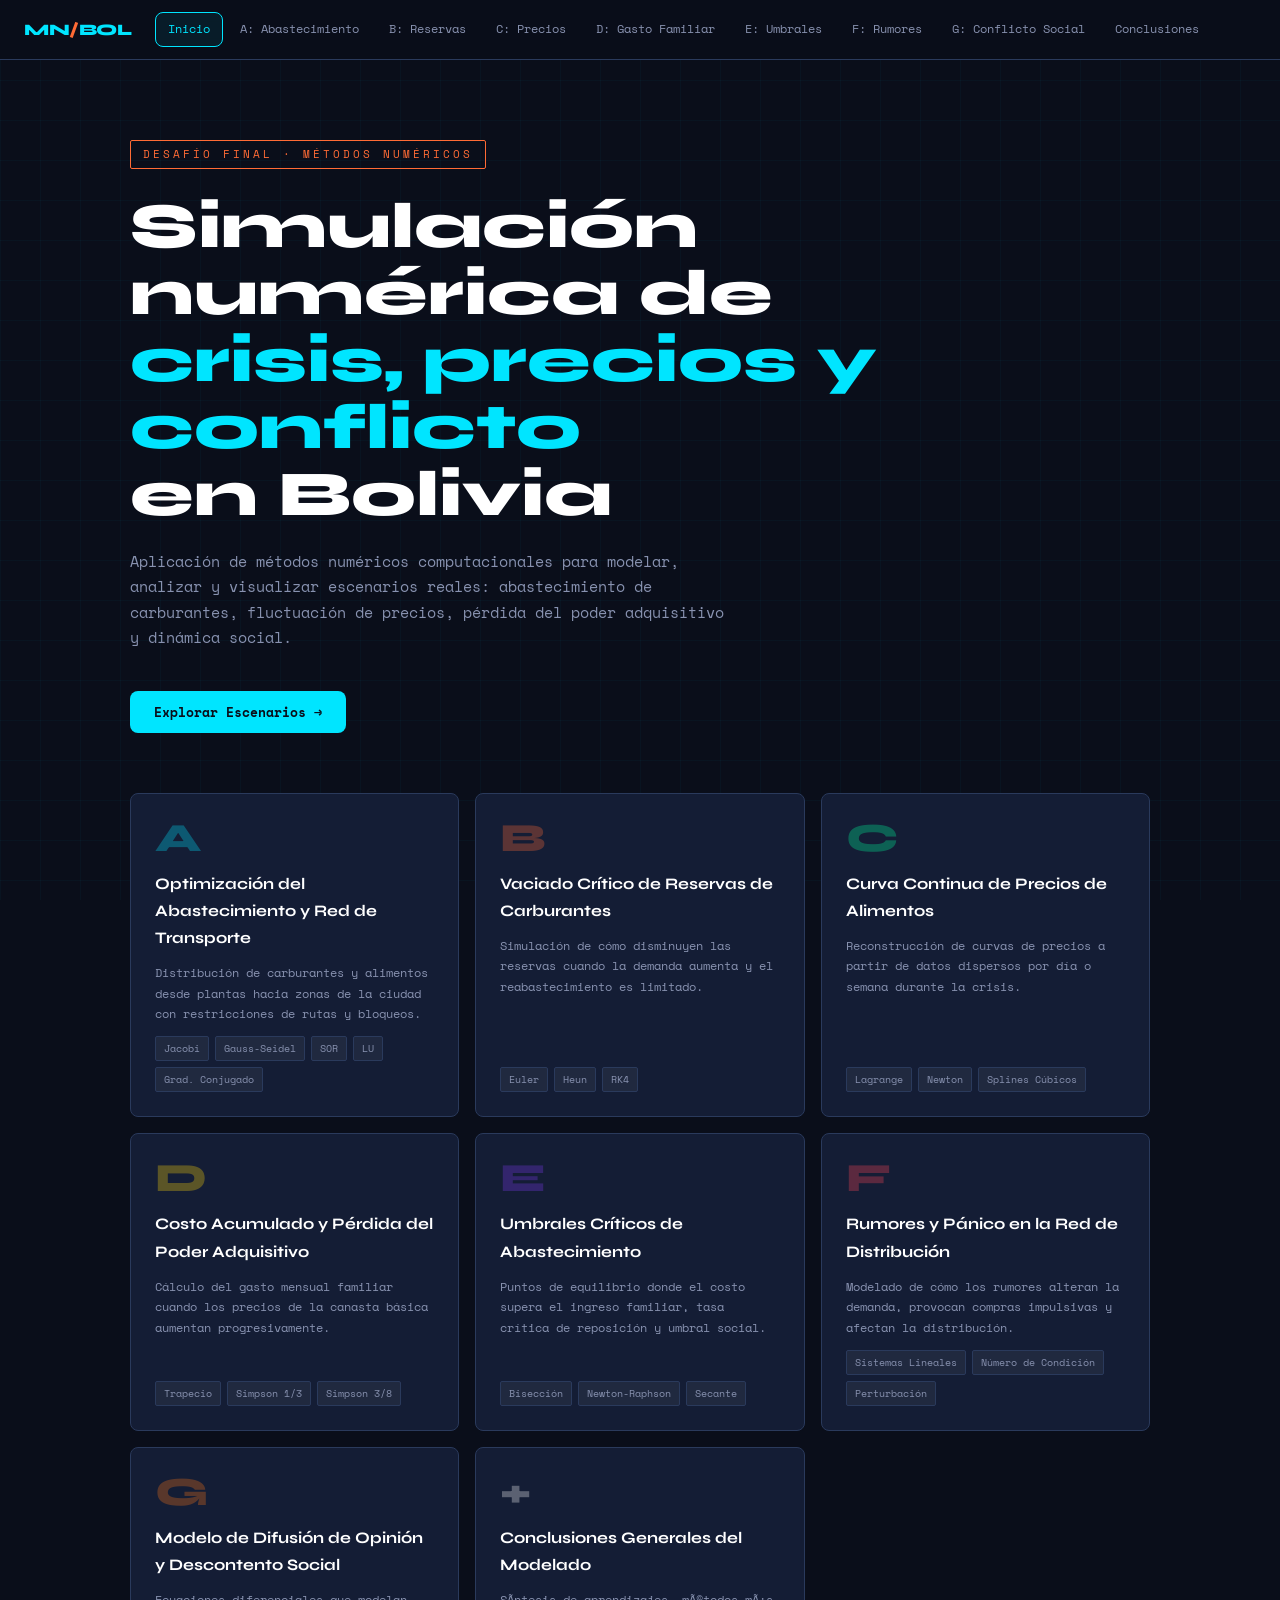
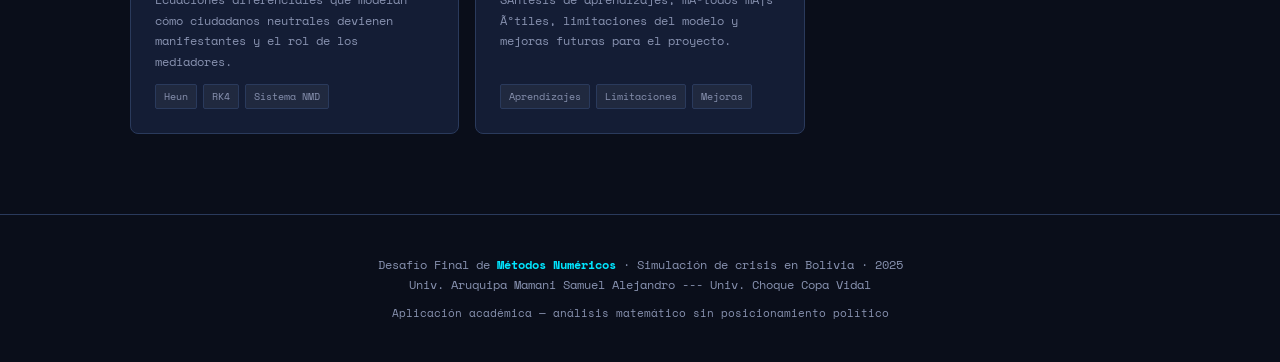
<file: index.html>
<!DOCTYPE html>
<html lang="es">
<head>
<meta charset="UTF-8">
<meta name="viewport" content="width=device-width, initial-scale=1.0">
<title>Métodos Numéricos — Crisis Bolivia</title>
<link rel="stylesheet" href="css/styles.css">
</head>
<body>

<nav class="navbar">
  <a class="navbar-brand" href="index.html">MN<span>/</span>BOL</a>
  <ul class="nav-links" id="nav-links"></ul>
</nav>

<section class="hero">
  <div class="hero-tag">Desafío Final · Métodos Numéricos</div>
  <h1>Simulación numérica de<br><em>crisis, precios y conflicto</em><br>en Bolivia</h1>
  <p>Aplicación de métodos numéricos computacionales para modelar, analizar y visualizar escenarios reales: abastecimiento de carburantes, fluctuación de precios, pérdida del poder adquisitivo y dinámica social.</p>
  <div class="btn-group">
    <a class="btn btn-primary" href="escenarios/escenario-a.html">Explorar Escenarios →</a>
  </div>
</section>

<div class="scenarios-grid">

  <a href="escenarios/escenario-a.html" class="scenario-card" style="--card-color:#00e5ff">
    <div class="card-letter">A</div>
    <div class="card-title">Optimización del Abastecimiento y Red de Transporte</div>
    <div class="card-desc">Distribución de carburantes y alimentos desde plantas hacia zonas de la ciudad con restricciones de rutas y bloqueos.</div>
    <div class="card-methods">
      <span class="method-badge">Jacobi</span>
      <span class="method-badge">Gauss-Seidel</span>
      <span class="method-badge">SOR</span>
      <span class="method-badge">LU</span>
      <span class="method-badge">Grad. Conjugado</span>
    </div>
  </a>

  <a href="escenarios/escenario-b.html" class="scenario-card" style="--card-color:#ff6b35">
    <div class="card-letter">B</div>
    <div class="card-title">Vaciado Crítico de Reservas de Carburantes</div>
    <div class="card-desc">Simulación de cómo disminuyen las reservas cuando la demanda aumenta y el reabastecimiento es limitado.</div>
    <div class="card-methods">
      <span class="method-badge">Euler</span>
      <span class="method-badge">Heun</span>
      <span class="method-badge">RK4</span>
    </div>
  </a>

  <a href="escenarios/escenario-c.html" class="scenario-card" style="--card-color:#00ff9d">
    <div class="card-letter">C</div>
    <div class="card-title">Curva Continua de Precios de Alimentos</div>
    <div class="card-desc">Reconstrucción de curvas de precios a partir de datos dispersos por día o semana durante la crisis.</div>
    <div class="card-methods">
      <span class="method-badge">Lagrange</span>
      <span class="method-badge">Newton</span>
      <span class="method-badge">Splines Cúbicos</span>
    </div>
  </a>

  <a href="escenarios/escenario-d.html" class="scenario-card" style="--card-color:#ffd60a">
    <div class="card-letter">D</div>
    <div class="card-title">Costo Acumulado y Pérdida del Poder Adquisitivo</div>
    <div class="card-desc">Cálculo del gasto mensual familiar cuando los precios de la canasta básica aumentan progresivamente.</div>
    <div class="card-methods">
      <span class="method-badge">Trapecio</span>
      <span class="method-badge">Simpson 1/3</span>
      <span class="method-badge">Simpson 3/8</span>
    </div>
  </a>

  <a href="escenarios/escenario-e.html" class="scenario-card" style="--card-color:#7c3aed">
    <div class="card-letter">E</div>
    <div class="card-title">Umbrales Críticos de Abastecimiento</div>
    <div class="card-desc">Puntos de equilibrio donde el costo supera el ingreso familiar, tasa crítica de reposición y umbral social.</div>
    <div class="card-methods">
      <span class="method-badge">Bisección</span>
      <span class="method-badge">Newton-Raphson</span>
      <span class="method-badge">Secante</span>
    </div>
  </a>

  <a href="escenarios/escenario-f.html" class="scenario-card" style="--card-color:#ff4757">
    <div class="card-letter">F</div>
    <div class="card-title">Rumores y Pánico en la Red de Distribución</div>
    <div class="card-desc">Modelado de cómo los rumores alteran la demanda, provocan compras impulsivas y afectan la distribución.</div>
    <div class="card-methods">
      <span class="method-badge">Sistemas Lineales</span>
      <span class="method-badge">Número de Condición</span>
      <span class="method-badge">Perturbación</span>
    </div>
  </a>

  <a href="escenarios/escenario-g.html" class="scenario-card" style="--card-color:#f97316">
    <div class="card-letter">G</div>
    <div class="card-title">Modelo de Difusión de Opinión y Descontento Social</div>
    <div class="card-desc">Ecuaciones diferenciales que modelan cómo ciudadanos neutrales devienen manifestantes y el rol de los mediadores.</div>
    <div class="card-methods">
      <span class="method-badge">Heun</span>
      <span class="method-badge">RK4</span>
      <span class="method-badge">Sistema NMD</span>
    </div>
  </a>

  <a href="escenarios/conclusiones.html" class="scenario-card" style="--card-color:#ffffff">
    <div class="card-letter">+</div>
    <div class="card-title">Conclusiones Generales del Modelado</div>
    <div class="card-desc">SÃ­ntesis de aprendizajes, mÃ©todos mÃ¡s Ãºtiles, limitaciones del modelo y mejoras futuras para el proyecto.</div>
    <div class="card-methods">
      <span class="method-badge">Aprendizajes</span>
      <span class="method-badge">Limitaciones</span>
      <span class="method-badge">Mejoras</span>
    </div>
  </a>

</div>

<footer>
  <p>Desafío Final de <strong>Métodos Numéricos</strong> · Simulación de crisis en Bolivia · 2025</p>
  <p>Univ. Aruquipa Mamani Samuel Alejandro --- Univ. Choque Copa Vidal</p>
  <p style="margin-top:8px;font-size:11px">Aplicación académica — análisis matemático sin posicionamiento político</p>
</footer>

<script src="js/shared.js"></script>
<script>buildNav('index');</script>
</body>
</html>
</file>
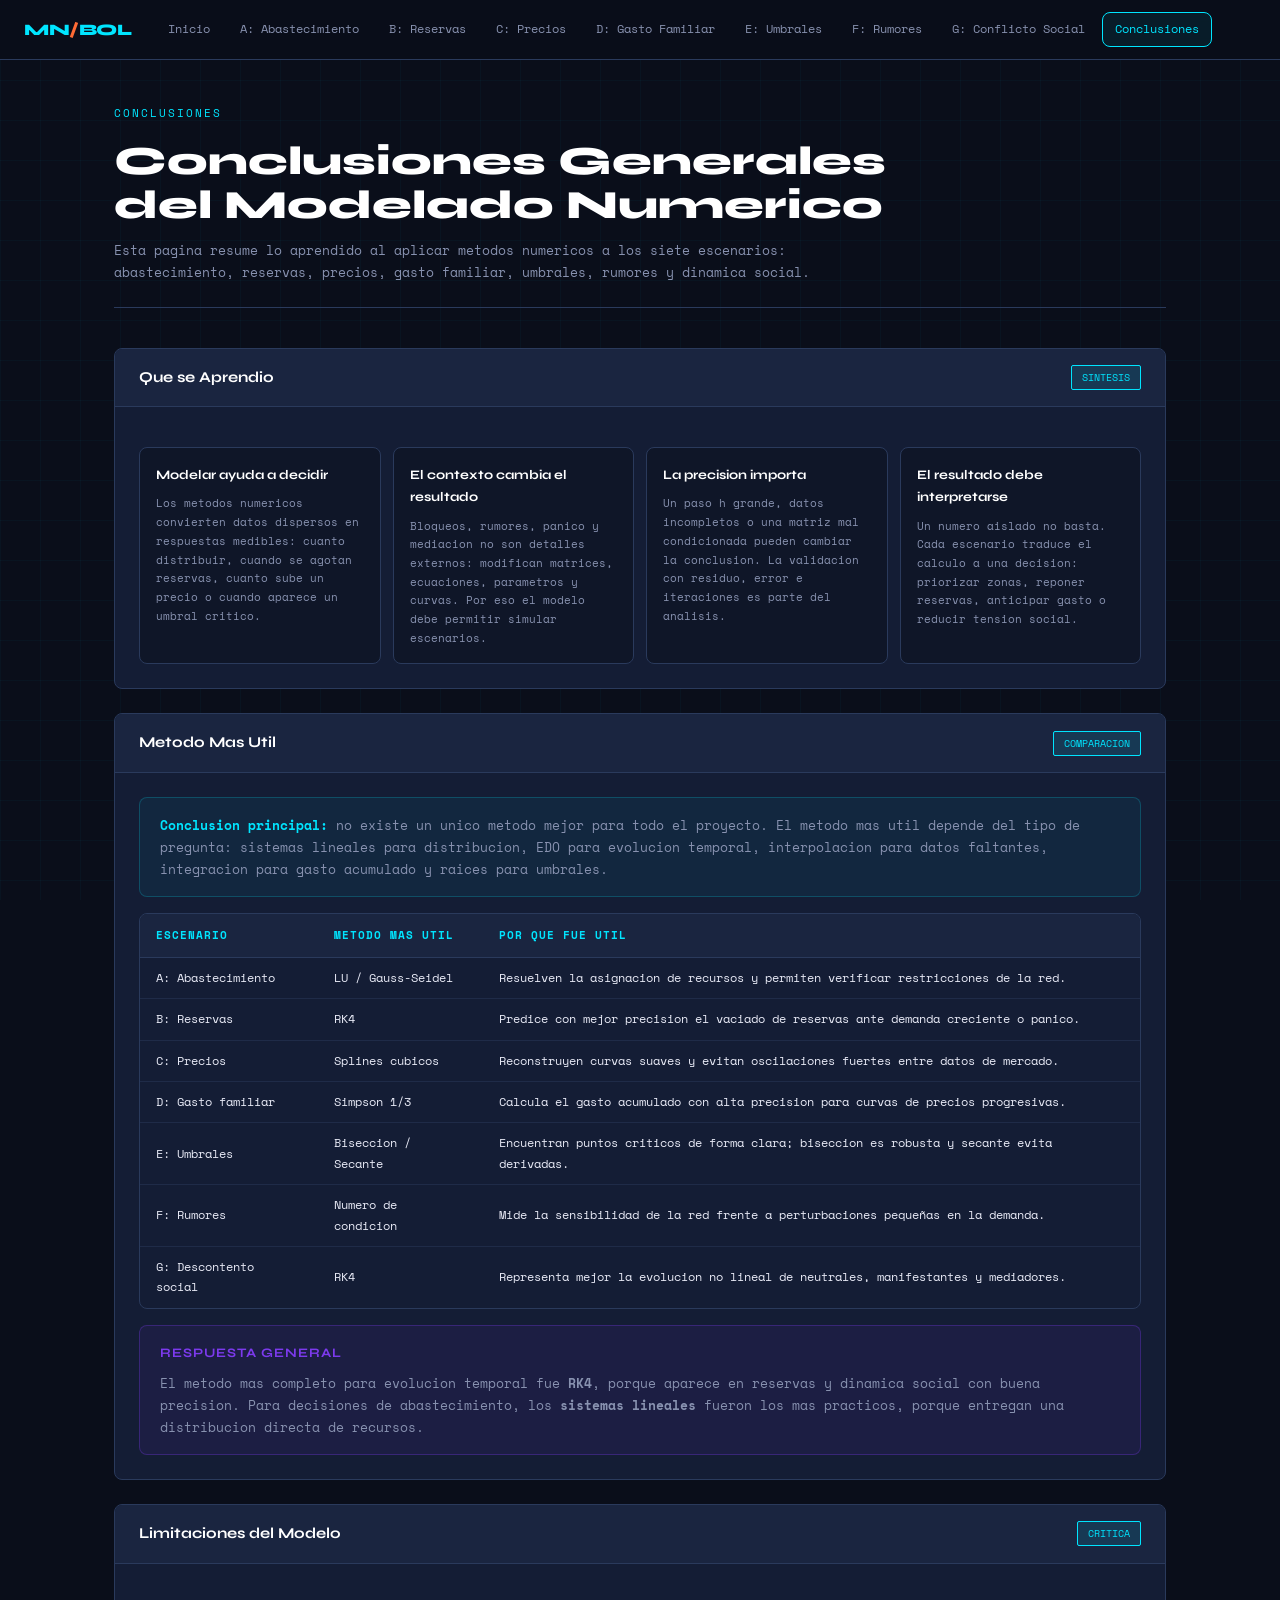
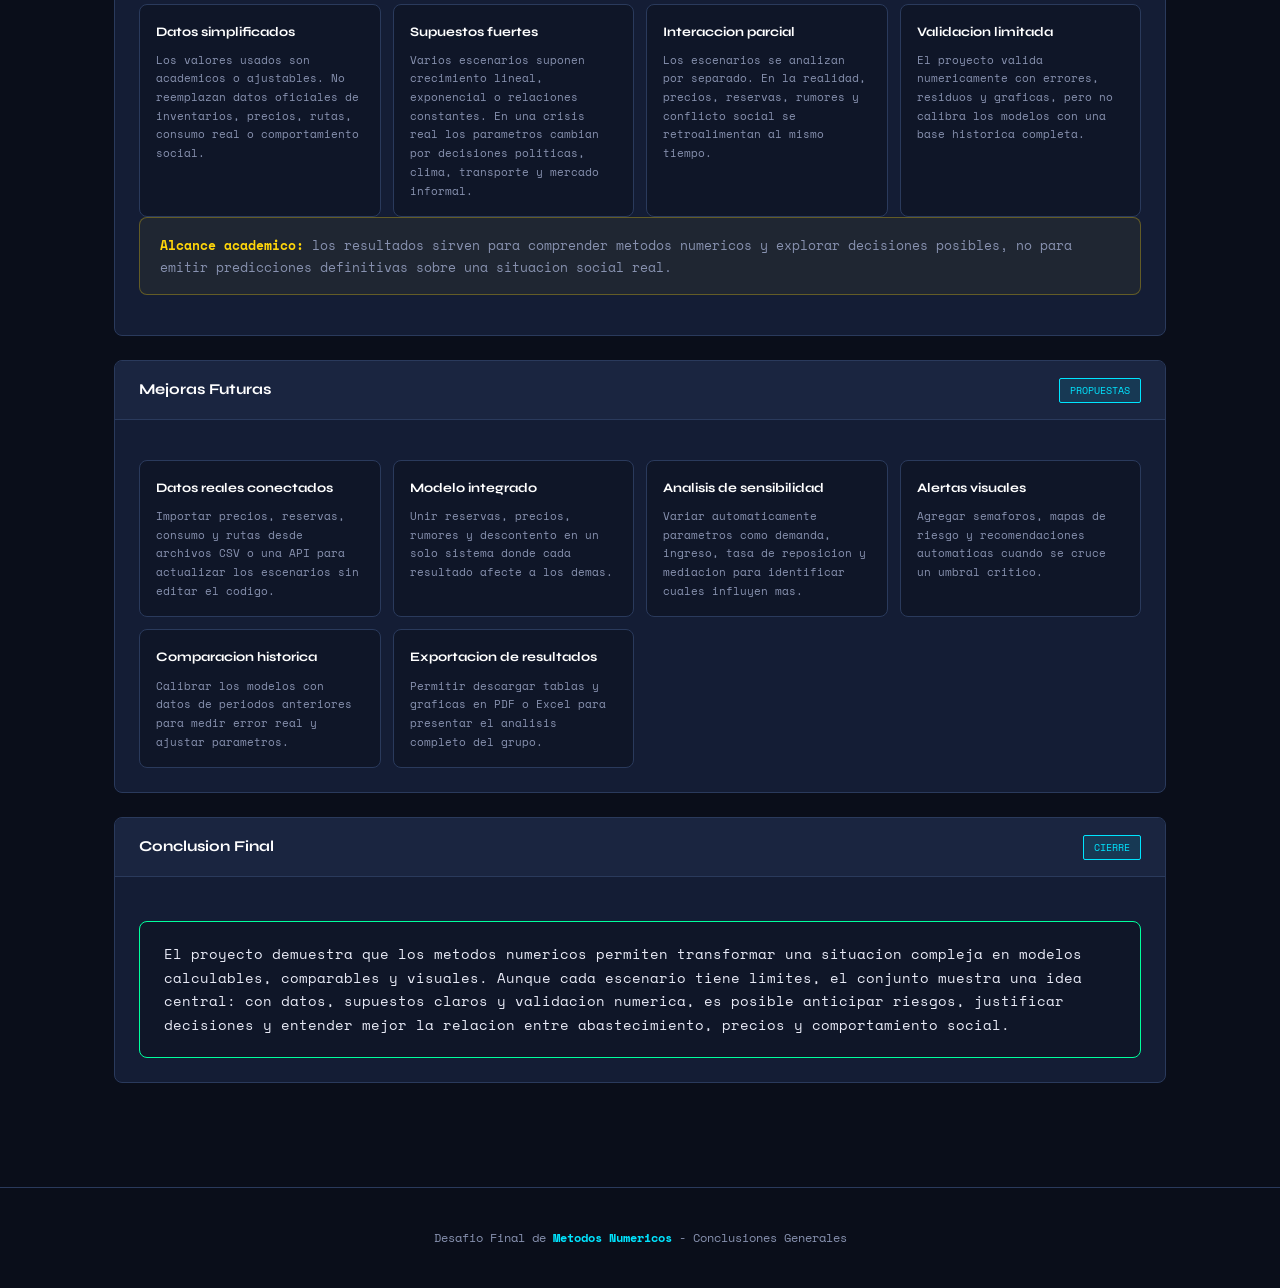
<file: escenarios/conclusiones.html>
<!DOCTYPE html>
<html lang="es">
<head>
<meta charset="UTF-8">
<meta name="viewport" content="width=device-width, initial-scale=1.0">
<title>Conclusiones - Metodos Numericos</title>
<link rel="stylesheet" href="../css/styles.css">
</head>
<body>

<nav class="navbar">
  <a class="navbar-brand" href="../index.html">MN<span>/</span>BOL</a>
  <ul class="nav-links" id="nav-links"></ul>
</nav>

<div class="page-container">
  <div class="page-header">
    <div class="scenario-tag">Conclusiones</div>
    <h1>Conclusiones Generales<br>del Modelado Numerico</h1>
    <p>Esta pagina resume lo aprendido al aplicar metodos numericos a los siete escenarios: abastecimiento, reservas, precios, gasto familiar, umbrales, rumores y dinamica social.</p>
  </div>

  <div class="section">
    <div class="section-header"><h2>Que se Aprendio</h2><span class="badge">SINTESIS</span></div>
    <div class="section-body">
      <div class="comparison-grid">
        <div class="comparison-card">
          <h4>Modelar ayuda a decidir</h4>
          <p class="sub">Los metodos numericos convierten datos dispersos en respuestas medibles: cuanto distribuir, cuando se agotan reservas, cuanto sube un precio o cuando aparece un umbral critico.</p>
        </div>
        <div class="comparison-card">
          <h4>El contexto cambia el resultado</h4>
          <p class="sub">Bloqueos, rumores, panico y mediacion no son detalles externos: modifican matrices, ecuaciones, parametros y curvas. Por eso el modelo debe permitir simular escenarios.</p>
        </div>
        <div class="comparison-card">
          <h4>La precision importa</h4>
          <p class="sub">Un paso h grande, datos incompletos o una matriz mal condicionada pueden cambiar la conclusion. La validacion con residuo, error e iteraciones es parte del analisis.</p>
        </div>
        <div class="comparison-card">
          <h4>El resultado debe interpretarse</h4>
          <p class="sub">Un numero aislado no basta. Cada escenario traduce el calculo a una decision: priorizar zonas, reponer reservas, anticipar gasto o reducir tension social.</p>
        </div>
      </div>
    </div>
  </div>

  <div class="section">
    <div class="section-header"><h2>Metodo Mas Util</h2><span class="badge">COMPARACION</span></div>
    <div class="section-body">
      <div class="info-box">
        <strong>Conclusion principal:</strong> no existe un unico metodo mejor para todo el proyecto. El metodo mas util depende del tipo de pregunta: sistemas lineales para distribucion, EDO para evolucion temporal, interpolacion para datos faltantes, integracion para gasto acumulado y raices para umbrales.
      </div>
      <div class="table-wrap">
        <table>
          <thead>
            <tr><th>Escenario</th><th>Metodo mas util</th><th>Por que fue util</th></tr>
          </thead>
          <tbody>
            <tr><td>A: Abastecimiento</td><td>LU / Gauss-Seidel</td><td>Resuelven la asignacion de recursos y permiten verificar restricciones de la red.</td></tr>
            <tr><td>B: Reservas</td><td>RK4</td><td>Predice con mejor precision el vaciado de reservas ante demanda creciente o panico.</td></tr>
            <tr><td>C: Precios</td><td>Splines cubicos</td><td>Reconstruyen curvas suaves y evitan oscilaciones fuertes entre datos de mercado.</td></tr>
            <tr><td>D: Gasto familiar</td><td>Simpson 1/3</td><td>Calcula el gasto acumulado con alta precision para curvas de precios progresivas.</td></tr>
            <tr><td>E: Umbrales</td><td>Biseccion / Secante</td><td>Encuentran puntos criticos de forma clara; biseccion es robusta y secante evita derivadas.</td></tr>
            <tr><td>F: Rumores</td><td>Numero de condicion</td><td>Mide la sensibilidad de la red frente a perturbaciones pequeñas en la demanda.</td></tr>
            <tr><td>G: Descontento social</td><td>RK4</td><td>Representa mejor la evolucion no lineal de neutrales, manifestantes y mediadores.</td></tr>
          </tbody>
        </table>
      </div>
      <div class="interpretation">
        <h4>Respuesta general</h4>
        <p>El metodo mas completo para evolucion temporal fue <strong>RK4</strong>, porque aparece en reservas y dinamica social con buena precision. Para decisiones de abastecimiento, los <strong>sistemas lineales</strong> fueron los mas practicos, porque entregan una distribucion directa de recursos.</p>
      </div>
    </div>
  </div>

  <div class="section">
    <div class="section-header"><h2>Limitaciones del Modelo</h2><span class="badge">CRITICA</span></div>
    <div class="section-body">
      <div class="comparison-grid">
        <div class="comparison-card">
          <h4>Datos simplificados</h4>
          <p class="sub">Los valores usados son academicos o ajustables. No reemplazan datos oficiales de inventarios, precios, rutas, consumo real o comportamiento social.</p>
        </div>
        <div class="comparison-card">
          <h4>Supuestos fuertes</h4>
          <p class="sub">Varios escenarios suponen crecimiento lineal, exponencial o relaciones constantes. En una crisis real los parametros cambian por decisiones politicas, clima, transporte y mercado informal.</p>
        </div>
        <div class="comparison-card">
          <h4>Interaccion parcial</h4>
          <p class="sub">Los escenarios se analizan por separado. En la realidad, precios, reservas, rumores y conflicto social se retroalimentan al mismo tiempo.</p>
        </div>
        <div class="comparison-card">
          <h4>Validacion limitada</h4>
          <p class="sub">El proyecto valida numericamente con errores, residuos y graficas, pero no calibra los modelos con una base historica completa.</p>
        </div>
      </div>
      <div class="warn-box">
        <strong>Alcance academico:</strong> los resultados sirven para comprender metodos numericos y explorar decisiones posibles, no para emitir predicciones definitivas sobre una situacion social real.
      </div>
    </div>
  </div>

  <div class="section">
    <div class="section-header"><h2>Mejoras Futuras</h2><span class="badge">PROPUESTAS</span></div>
    <div class="section-body">
      <div class="comparison-grid">
        <div class="comparison-card">
          <h4>Datos reales conectados</h4>
          <p class="sub">Importar precios, reservas, consumo y rutas desde archivos CSV o una API para actualizar los escenarios sin editar el codigo.</p>
        </div>
        <div class="comparison-card">
          <h4>Modelo integrado</h4>
          <p class="sub">Unir reservas, precios, rumores y descontento en un solo sistema donde cada resultado afecte a los demas.</p>
        </div>
        <div class="comparison-card">
          <h4>Analisis de sensibilidad</h4>
          <p class="sub">Variar automaticamente parametros como demanda, ingreso, tasa de reposicion y mediacion para identificar cuales influyen mas.</p>
        </div>
        <div class="comparison-card">
          <h4>Alertas visuales</h4>
          <p class="sub">Agregar semaforos, mapas de riesgo y recomendaciones automaticas cuando se cruce un umbral critico.</p>
        </div>
        <div class="comparison-card">
          <h4>Comparacion historica</h4>
          <p class="sub">Calibrar los modelos con datos de periodos anteriores para medir error real y ajustar parametros.</p>
        </div>
        <div class="comparison-card">
          <h4>Exportacion de resultados</h4>
          <p class="sub">Permitir descargar tablas y graficas en PDF o Excel para presentar el analisis completo del grupo.</p>
        </div>
      </div>
    </div>
  </div>

  <div class="section">
    <div class="section-header"><h2>Conclusion Final</h2><span class="badge">CIERRE</span></div>
    <div class="section-body">
      <div class="result-box success">
        <p>El proyecto demuestra que los metodos numericos permiten transformar una situacion compleja en modelos calculables, comparables y visuales. Aunque cada escenario tiene limites, el conjunto muestra una idea central: con datos, supuestos claros y validacion numerica, es posible anticipar riesgos, justificar decisiones y entender mejor la relacion entre abastecimiento, precios y comportamiento social.</p>
      </div>
    </div>
  </div>
</div>

<footer>
  <p>Desafio Final de <strong>Metodos Numericos</strong> - Conclusiones Generales</p>
</footer>

<script src="../js/shared.js"></script>
<script>buildNav('conclusiones');</script>
</body>
</html>
</file>
<file: css/styles.css>
@import url('https://fonts.googleapis.com/css2?family=Space+Mono:ital,wght@0,400;0,700;1,400&family=Syne:wght@400;600;700;800&display=swap');

:root {
  --bg: #0a0e1a;
  --bg2: #0f1628;
  --surface: #141d35;
  --surface2: #1a2540;
  --border: #2a3a5c;
  --accent: #00e5ff;
  --accent2: #ff6b35;
  --accent3: #7c3aed;
  --green: #00ff9d;
  --yellow: #ffd60a;
  --red: #ff4757;
  --text: #e8eaf6;
  --text-dim: #8892b0;
  --text-bright: #ffffff;
  --font-display: 'Syne', sans-serif;
  --font-mono: 'Space Mono', monospace;
  --radius: 8px;
  --glow: 0 0 20px rgba(0, 229, 255, 0.15);
}

* { box-sizing: border-box; margin: 0; padding: 0; }

html { scroll-behavior: smooth; }

body {
  background: var(--bg);
  color: var(--text);
  font-family: var(--font-mono);
  font-size: 14px;
  line-height: 1.7;
  min-height: 100vh;
}

/* ─── GRID BACKGROUND ─── */
body::before {
  content: '';
  position: fixed;
  inset: 0;
  background-image:
    linear-gradient(rgba(0,229,255,0.03) 1px, transparent 1px),
    linear-gradient(90deg, rgba(0,229,255,0.03) 1px, transparent 1px);
  background-size: 40px 40px;
  pointer-events: none;
  z-index: 0;
}

/* ─── NAV ─── */
.navbar {
  position: sticky;
  top: 0;
  z-index: 100;
  background: rgba(10, 14, 26, 0.92);
  backdrop-filter: blur(12px);
  border-bottom: 1px solid var(--border);
  padding: 0 24px;
  display: flex;
  align-items: center;
  gap: 24px;
  height: 60px;
  overflow-x: auto;
}

.navbar-brand {
  font-family: var(--font-display);
  font-weight: 800;
  font-size: 16px;
  color: var(--accent);
  text-decoration: none;
  white-space: nowrap;
  letter-spacing: -0.5px;
}

.navbar-brand span { color: var(--accent2); }

.nav-links {
  display: flex;
  gap: 4px;
  list-style: none;
  flex-shrink: 0;
}

.nav-links a {
  display: block;
  padding: 6px 12px;
  color: var(--text-dim);
  text-decoration: none;
  font-size: 12px;
  border-radius: var(--radius);
  transition: all 0.2s;
  white-space: nowrap;
  border: 1px solid transparent;
}

.nav-links a:hover,
.nav-links a.active {
  color: var(--accent);
  border-color: var(--accent);
  background: rgba(0, 229, 255, 0.07);
}

/* ─── HERO ─── */
.hero {
  position: relative;
  z-index: 1;
  padding: 80px 40px 60px;
  max-width: 1100px;
  margin: 0 auto;
}

.hero-tag {
  display: inline-block;
  font-size: 11px;
  letter-spacing: 3px;
  text-transform: uppercase;
  color: var(--accent2);
  border: 1px solid var(--accent2);
  padding: 4px 12px;
  border-radius: 2px;
  margin-bottom: 24px;
}

.hero h1 {
  font-family: var(--font-display);
  font-size: clamp(32px, 5vw, 64px);
  font-weight: 800;
  line-height: 1.05;
  color: var(--text-bright);
  margin-bottom: 20px;
}

.hero h1 em {
  font-style: normal;
  color: var(--accent);
}

.hero p {
  max-width: 600px;
  color: var(--text-dim);
  font-size: 15px;
  margin-bottom: 40px;
}

/* ─── SCENARIO CARDS ─── */
.scenarios-grid {
  display: grid;
  grid-template-columns: repeat(auto-fill, minmax(300px, 1fr));
  gap: 16px;
  max-width: 1100px;
  margin: 0 auto;
  padding: 0 40px 80px;
  position: relative;
  z-index: 1;
}

.scenario-card {
  background: var(--surface);
  border: 1px solid var(--border);
  border-radius: var(--radius);
  padding: 24px;
  text-decoration: none;
  color: inherit;
  display: flex;
  flex-direction: column;
  gap: 12px;
  transition: all 0.3s;
  position: relative;
  overflow: hidden;
}

.scenario-card::before {
  content: '';
  position: absolute;
  top: 0; left: 0; right: 0;
  height: 2px;
  background: var(--card-color, var(--accent));
  transform: scaleX(0);
  transform-origin: left;
  transition: transform 0.3s;
}

.scenario-card:hover {
  border-color: var(--card-color, var(--accent));
  transform: translateY(-3px);
  box-shadow: 0 8px 32px rgba(0,0,0,0.3);
}

.scenario-card:hover::before { transform: scaleX(1); }

.card-letter {
  font-family: var(--font-display);
  font-size: 40px;
  font-weight: 800;
  color: var(--card-color, var(--accent));
  opacity: 0.3;
  line-height: 1;
}

.card-title {
  font-family: var(--font-display);
  font-size: 16px;
  font-weight: 700;
  color: var(--text-bright);
}

.card-desc {
  font-size: 12px;
  color: var(--text-dim);
  flex: 1;
}

.card-methods {
  display: flex;
  flex-wrap: wrap;
  gap: 6px;
}

.method-badge {
  font-size: 10px;
  padding: 3px 8px;
  border-radius: 2px;
  background: rgba(255,255,255,0.05);
  border: 1px solid var(--border);
  color: var(--text-dim);
}

/* ─── PAGE LAYOUT ─── */
.page-container {
  max-width: 1100px;
  margin: 0 auto;
  padding: 40px 24px 80px;
  position: relative;
  z-index: 1;
}

.page-header {
  margin-bottom: 40px;
  padding-bottom: 24px;
  border-bottom: 1px solid var(--border);
}

.page-header .scenario-tag {
  display: inline-flex;
  align-items: center;
  gap: 8px;
  font-size: 11px;
  letter-spacing: 2px;
  text-transform: uppercase;
  color: var(--accent);
  margin-bottom: 16px;
}

.page-header h1 {
  font-family: var(--font-display);
  font-size: clamp(24px, 4vw, 40px);
  font-weight: 800;
  color: var(--text-bright);
  line-height: 1.1;
  margin-bottom: 12px;
}

.page-header p {
  color: var(--text-dim);
  max-width: 700px;
  font-size: 13px;
}

/* ─── SECTIONS ─── */
.section {
  background: var(--surface);
  border: 1px solid var(--border);
  border-radius: var(--radius);
  margin-bottom: 24px;
  overflow: hidden;
}

.section-header {
  padding: 16px 24px;
  background: var(--surface2);
  border-bottom: 1px solid var(--border);
  display: flex;
  align-items: center;
  gap: 12px;
  cursor: pointer;
  user-select: none;
}

.section-header h2 {
  font-family: var(--font-display);
  font-size: 15px;
  font-weight: 700;
  color: var(--text-bright);
  flex: 1;
}

.section-header .badge {
  font-size: 10px;
  padding: 3px 10px;
  border-radius: 2px;
  background: rgba(0, 229, 255, 0.1);
  border: 1px solid var(--accent);
  color: var(--accent);
}

.section-body { padding: 24px; }

/* ─── FORMS ─── */
.form-grid {
  display: grid;
  grid-template-columns: repeat(auto-fill, minmax(200px, 1fr));
  gap: 16px;
  margin-bottom: 20px;
}

.form-group { display: flex; flex-direction: column; gap: 6px; }

.form-group label {
  font-size: 11px;
  letter-spacing: 1px;
  text-transform: uppercase;
  color: var(--text-dim);
}

.form-group input,
.form-group select,
.form-group textarea {
  background: var(--bg2);
  border: 1px solid var(--border);
  border-radius: var(--radius);
  color: var(--text);
  font-family: var(--font-mono);
  font-size: 13px;
  padding: 10px 14px;
  outline: none;
  transition: border-color 0.2s;
}

.form-group input:focus,
.form-group select:focus,
.form-group textarea:focus {
  border-color: var(--accent);
  box-shadow: 0 0 0 2px rgba(0, 229, 255, 0.1);
}

.form-group select { cursor: pointer; }

.form-group textarea { resize: vertical; min-height: 80px; }

/* ─── BUTTONS ─── */
.btn {
  display: inline-flex;
  align-items: center;
  gap: 8px;
  padding: 10px 24px;
  border-radius: var(--radius);
  border: none;
  cursor: pointer;
  font-family: var(--font-mono);
  font-size: 13px;
  font-weight: 700;
  transition: all 0.2s;
  text-decoration: none;
}

.btn-primary {
  background: var(--accent);
  color: var(--bg);
}
.btn-primary:hover {
  background: #33ecff;
  box-shadow: 0 4px 16px rgba(0, 229, 255, 0.3);
  transform: translateY(-1px);
}

.btn-secondary {
  background: transparent;
  color: var(--accent);
  border: 1px solid var(--accent);
}
.btn-secondary:hover {
  background: rgba(0, 229, 255, 0.1);
}

.btn-danger {
  background: rgba(255, 71, 87, 0.15);
  color: var(--red);
  border: 1px solid var(--red);
}

.btn-group { display: flex; gap: 10px; flex-wrap: wrap; }

/* ─── RESULTS ─── */
.result-box {
  background: var(--bg2);
  border: 1px solid var(--border);
  border-radius: var(--radius);
  padding: 20px 24px;
  margin-top: 20px;
}

.result-box.success { border-color: var(--green); }
.result-box.warning { border-color: var(--yellow); }
.result-box.error { border-color: var(--red); }

.result-value {
  font-family: var(--font-display);
  font-size: 28px;
  font-weight: 800;
  color: var(--accent);
  margin-bottom: 4px;
}

.result-label {
  font-size: 11px;
  color: var(--text-dim);
  text-transform: uppercase;
  letter-spacing: 1px;
}

.result-grid {
  display: grid;
  grid-template-columns: repeat(auto-fill, minmax(160px, 1fr));
  gap: 16px;
  margin-top: 16px;
}

.result-item {
  background: var(--surface);
  border: 1px solid var(--border);
  border-radius: var(--radius);
  padding: 16px;
}

/* ─── TABLES ─── */
.table-wrap {
  overflow-x: auto;
  border-radius: var(--radius);
  border: 1px solid var(--border);
  margin-top: 16px;
}

table {
  width: 100%;
  border-collapse: collapse;
  font-size: 12px;
}

thead tr {
  background: var(--surface2);
}

thead th {
  padding: 12px 16px;
  text-align: left;
  font-weight: 700;
  color: var(--accent);
  font-size: 11px;
  letter-spacing: 1px;
  text-transform: uppercase;
  white-space: nowrap;
  border-bottom: 1px solid var(--border);
}

tbody tr {
  border-bottom: 1px solid rgba(42, 58, 92, 0.5);
  transition: background 0.15s;
}

tbody tr:hover { background: rgba(0, 229, 255, 0.04); }
tbody tr:last-child { border-bottom: none; }

tbody td {
  padding: 10px 16px;
  color: var(--text);
}

tbody td.highlight { color: var(--accent); font-weight: 700; }
tbody td.success-cell { color: var(--green); }
tbody td.warn-cell { color: var(--yellow); }

/* ─── CHARTS ─── */
.chart-wrap {
  position: relative;
  height: 300px;
  margin-top: 20px;
  background: var(--bg2);
  border: 1px solid var(--border);
  border-radius: var(--radius);
  padding: 16px;
}

/* ─── INFO BOXES ─── */
.info-box {
  background: rgba(0, 229, 255, 0.05);
  border: 1px solid rgba(0, 229, 255, 0.2);
  border-radius: var(--radius);
  padding: 16px 20px;
  margin-bottom: 16px;
  font-size: 13px;
  color: var(--text-dim);
}

.info-box strong { color: var(--accent); }

.warn-box {
  background: rgba(255, 214, 10, 0.05);
  border: 1px solid rgba(255, 214, 10, 0.3);
  border-radius: var(--radius);
  padding: 16px 20px;
  margin-bottom: 16px;
  font-size: 13px;
  color: var(--text-dim);
}

.warn-box strong { color: var(--yellow); }

/* ─── MATH DISPLAY ─── */
.formula {
  background: var(--bg2);
  border: 1px solid var(--border);
  border-left: 3px solid var(--accent);
  border-radius: var(--radius);
  padding: 12px 16px;
  font-family: var(--font-mono);
  font-size: 13px;
  color: var(--accent);
  margin: 12px 0;
  overflow-x: auto;
}

/* ─── TABS ─── */
.tabs {
  display: flex;
  gap: 0;
  border-bottom: 1px solid var(--border);
  margin-bottom: 20px;
  overflow-x: auto;
}

.tab-btn {
  padding: 10px 20px;
  background: none;
  border: none;
  color: var(--text-dim);
  font-family: var(--font-mono);
  font-size: 12px;
  cursor: pointer;
  border-bottom: 2px solid transparent;
  margin-bottom: -1px;
  transition: all 0.2s;
  white-space: nowrap;
}

.tab-btn:hover { color: var(--text); }
.tab-btn.active { color: var(--accent); border-bottom-color: var(--accent); }

.tab-panel { display: none; }
.tab-panel.active { display: block; }

/* ─── MATRIX GRID ─── */
.matrix-inputs {
  display: inline-grid;
  gap: 6px;
  margin: 12px 0;
}

.matrix-inputs input {
  width: 80px;
  text-align: center;
  background: var(--bg2);
  border: 1px solid var(--border);
  border-radius: 4px;
  color: var(--text);
  font-family: var(--font-mono);
  font-size: 13px;
  padding: 8px;
  outline: none;
}

.matrix-inputs input:focus { border-color: var(--accent); }

/* ─── FOOTER ─── */
footer {
  position: relative;
  z-index: 1;
  text-align: center;
  padding: 40px;
  border-top: 1px solid var(--border);
  color: var(--text-dim);
  font-size: 12px;
}

footer strong { color: var(--accent); }

/* ─── RESPONSIVE ─── */
@media (max-width: 768px) {
  .hero { padding: 40px 20px 30px; }
  .scenarios-grid { padding: 0 20px 40px; grid-template-columns: 1fr; }
  .page-container { padding: 24px 16px 60px; }
  .form-grid { grid-template-columns: 1fr; }
  .result-grid { grid-template-columns: repeat(2, 1fr); }
}

/* ─── ANIMATIONS ─── */
@keyframes fadeInUp {
  from { opacity: 0; transform: translateY(16px); }
  to { opacity: 1; transform: translateY(0); }
}

.fadeInUp { animation: fadeInUp 0.4s ease forwards; }

@keyframes pulse {
  0%, 100% { opacity: 1; }
  50% { opacity: 0.4; }
}

.loading { animation: pulse 1s ease infinite; color: var(--text-dim); }

/* ─── COMPARISON BOX ─── */
.comparison-grid {
  display: grid;
  grid-template-columns: repeat(auto-fill, minmax(220px, 1fr));
  gap: 12px;
  margin-top: 16px;
}

.comparison-card {
  background: var(--bg2);
  border: 1px solid var(--border);
  border-radius: var(--radius);
  padding: 16px;
}

.comparison-card h4 {
  font-family: var(--font-display);
  font-size: 13px;
  color: var(--text-bright);
  margin-bottom: 8px;
}

.comparison-card .val {
  font-size: 22px;
  font-weight: 700;
  font-family: var(--font-display);
  margin-bottom: 4px;
}

.comparison-card .sub {
  font-size: 11px;
  color: var(--text-dim);
}

.interpretation {
  background: rgba(124, 58, 237, 0.08);
  border: 1px solid rgba(124, 58, 237, 0.3);
  border-radius: var(--radius);
  padding: 16px 20px;
  margin-top: 16px;
}

.interpretation h4 {
  font-family: var(--font-display);
  font-size: 13px;
  font-weight: 700;
  color: var(--accent3);
  margin-bottom: 8px;
  letter-spacing: 1px;
  text-transform: uppercase;
}

.interpretation p { font-size: 13px; color: var(--text-dim); }

/* scrollbar */
::-webkit-scrollbar { width: 6px; height: 6px; }
::-webkit-scrollbar-track { background: var(--bg); }
::-webkit-scrollbar-thumb { background: var(--border); border-radius: 3px; }
::-webkit-scrollbar-thumb:hover { background: var(--accent); }
</file>
